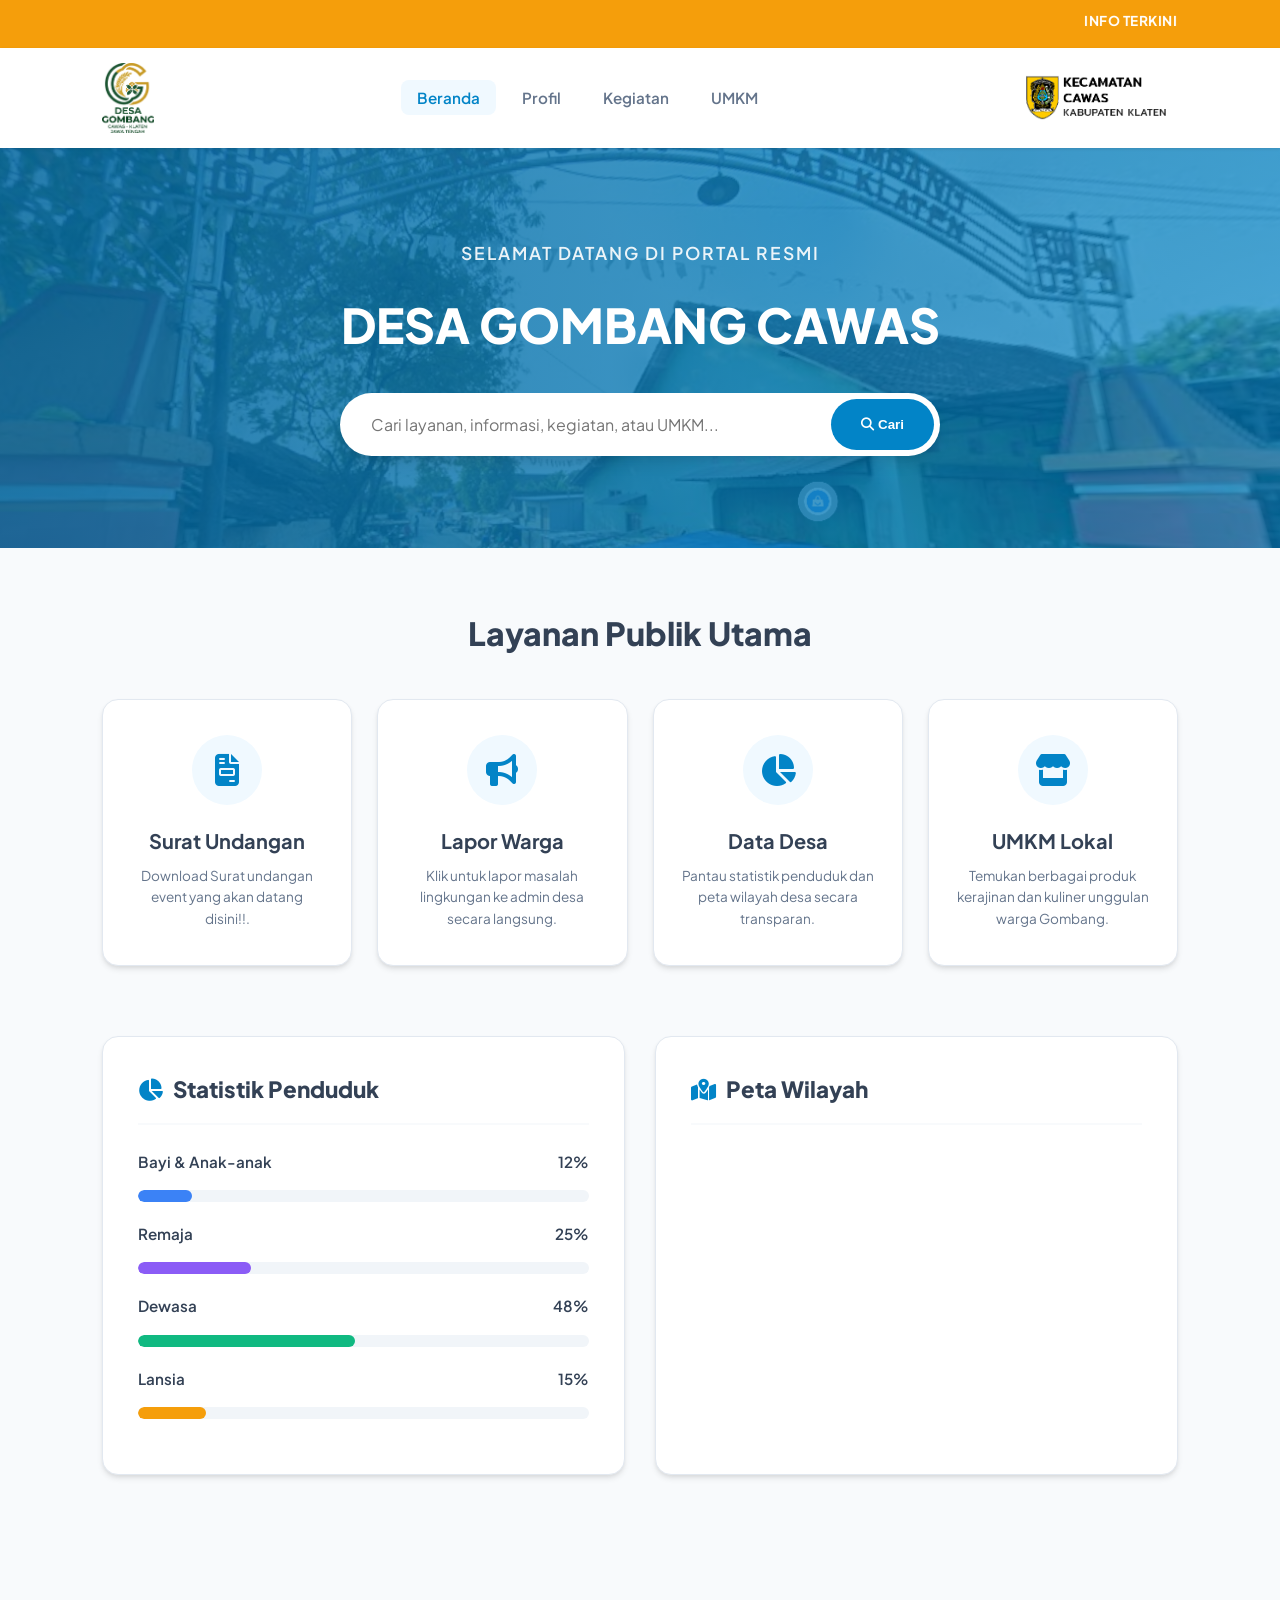
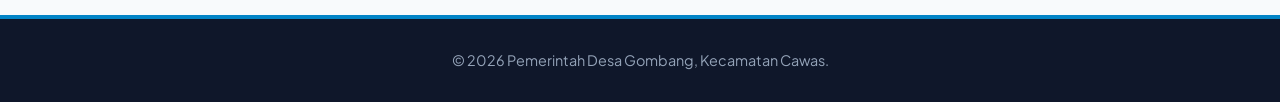
<file: index.html>
<!DOCTYPE html>
<html lang="id">
<head>
    <meta charset="UTF-8">
    <meta name="viewport" content="width=device-width, initial-scale=1.0">
    <title>Portal Resmi Desa Gombang</title>
    <link rel="stylesheet" href="style.css">
    <link rel="icon" type="images/png" href="assets/img/logo-gombang-lite.png">
    <link rel="stylesheet" href="https://cdnjs.cloudflare.com/ajax/libs/font-awesome/6.4.0/css/all.min.css">
</head>
<body>

    <div class="ticker">
        <marquee>INFO TERKINI: Desa Gombang akan mengadakan event 17 Agustus untuk mempringati hari kemerdekaan Indonesia pada tanggal 23 Agustus 2026. Dengan doorprize utama SEPEDA LISTRIK!! | Selamat datang di website resmi Desa Gombang Cawas.</marquee>
    </div>

    <nav>
        <a href="index.html" class="logo-text">
            <img src="assets/img/logo-gombang.png" alt="Logo Desa Gombang" class="logo-img">
        </a>
        <ul>
            <li><a href="index.html" class="active">Beranda</a></li>
            <li><a href="profil.html">Profil</a></li>
            <li><a href="kegiatan.html">Kegiatan</a></li>
            <li><a href="umkm.html">UMKM</a></li>
        </ul>
        <img src="assets/img/logo-cawas.png" alt="Logo Cawas" class="logo-instansi" onerror="this.style.display='none'">
    </nav>

    <header class="hero">
        <div class="hero-content">
            <p>Selamat Datang di Portal Resmi</p>
            <h1>DESA GOMBANG CAWAS</h1>
            <div class="search-container">
                <input type="text" id="searchInput" placeholder="Cari layanan, informasi, kegiatan, atau UMKM..." autocomplete="off">
                <button id="searchBtn"><i class="fa-solid fa-magnifying-glass"></i> Cari</button>
                <div id="searchResults"></div>
            </div>
        </div>
    </header>

    <div class="main-content">
        <div class="section-header">
            <h2>Layanan Publik Utama</h2>
        </div>
        
        <div class="grid-services">
    <a href="Surat/surat.pdf" download class="service-card">
        <div class="icon-wrapper"><i class="fa-solid fa-file-invoice"></i></div>
        <h4>Surat Undangan</h4>
        <p style="font-size: 0.85rem; color: #64748b; margin-top: 5px;">Download Surat undangan event yang akan datang disini!!.</p>
    </a>

    <a href="https://wa.me/6285778948765?text=Halo%20Pak,%20saya%20ingin%20melaporkan%20sesuatu%20terkait%20lingkungan%20saya." target="_blank" class="service-card">
        <div class="icon-wrapper"><i class="fa-solid fa-bullhorn"></i></div>
        <h4>Lapor Warga</h4>
        <p style="font-size: 0.85rem; color: #64748b; margin-top: 5px;">Klik untuk lapor masalah lingkungan ke admin desa secara langsung.</p>
    </a>

    <a href="#bagian-statistik" class="service-card">
        <div class="icon-wrapper"><i class="fa-solid fa-chart-pie"></i></div>
        <h4>Data Desa</h4>
        <p style="font-size: 0.85rem; color: #64748b; margin-top: 5px;">Pantau statistik penduduk dan peta wilayah desa secara transparan.</p>
    </a>

    <a href="umkm.html" class="service-card">
        <div class="icon-wrapper"><i class="fa-solid fa-store"></i></div>
        <h4>UMKM Lokal</h4>
        <p style="font-size: 0.85rem; color: #64748b; margin-top: 5px;">Temukan berbagai produk kerajinan dan kuliner unggulan warga Gombang.</p>
    </a>
</div>

        <div class="info-grid" id="bagian-statistik">
            <div class="info-card">
                <div class="card-header"><h3><i class="fa-solid fa-chart-pie"></i> Statistik Penduduk</h3></div>
                
                <div class="stat-row">
                    <span>Bayi & Anak-anak <span>12%</span></span>
                    <div class="bar-bg"><div class="bar-fill bg-bayi" style="width: 12%;"></div></div>
                </div>
                <div class="stat-row">
                    <span>Remaja <span>25%</span></span>
                    <div class="bar-bg"><div class="bar-fill bg-remaja" style="width: 25%;"></div></div>
                </div>
                <div class="stat-row">
                    <span>Dewasa <span>48%</span></span>
                    <div class="bar-bg"><div class="bar-fill bg-dewasa" style="width: 48%;"></div></div>
                </div>
                <div class="stat-row">
                    <span>Lansia <span>15%</span></span>
                    <div class="bar-bg"><div class="bar-fill bg-lansia" style="width: 15%;"></div></div>
                </div>
            </div>

            <div class="info-card map-container">
                <div class="card-header"><h3><i class="fa-solid fa-map-location-dot"></i> Peta Wilayah</h3></div>
                <iframe src="https://www.google.com/maps/embed?pb=!1m18!1m12!1m3!1d3954.912423854958!2d110.669528!3d-7.618641!2m3!1f0!2f0!3f0!3m2!1i1024!2i768!4f13.1!3m3!1m2!1s0x2e7a46d1b764c6f5%3A0x5027a76e3552d00!2sGombang%2C%20Cawas%2C%20Klaten!5e0!3m2!1sid!2sid!4v1684970000000" allowfullscreen="" loading="lazy"></iframe>
            </div>
        </div>
    </div>
    
    <footer>
        <p>© 2026 Pemerintah Desa Gombang, Kecamatan Cawas.</p>
    </footer>

    <script src="script.js"></script>
</body>
</html>
</file>
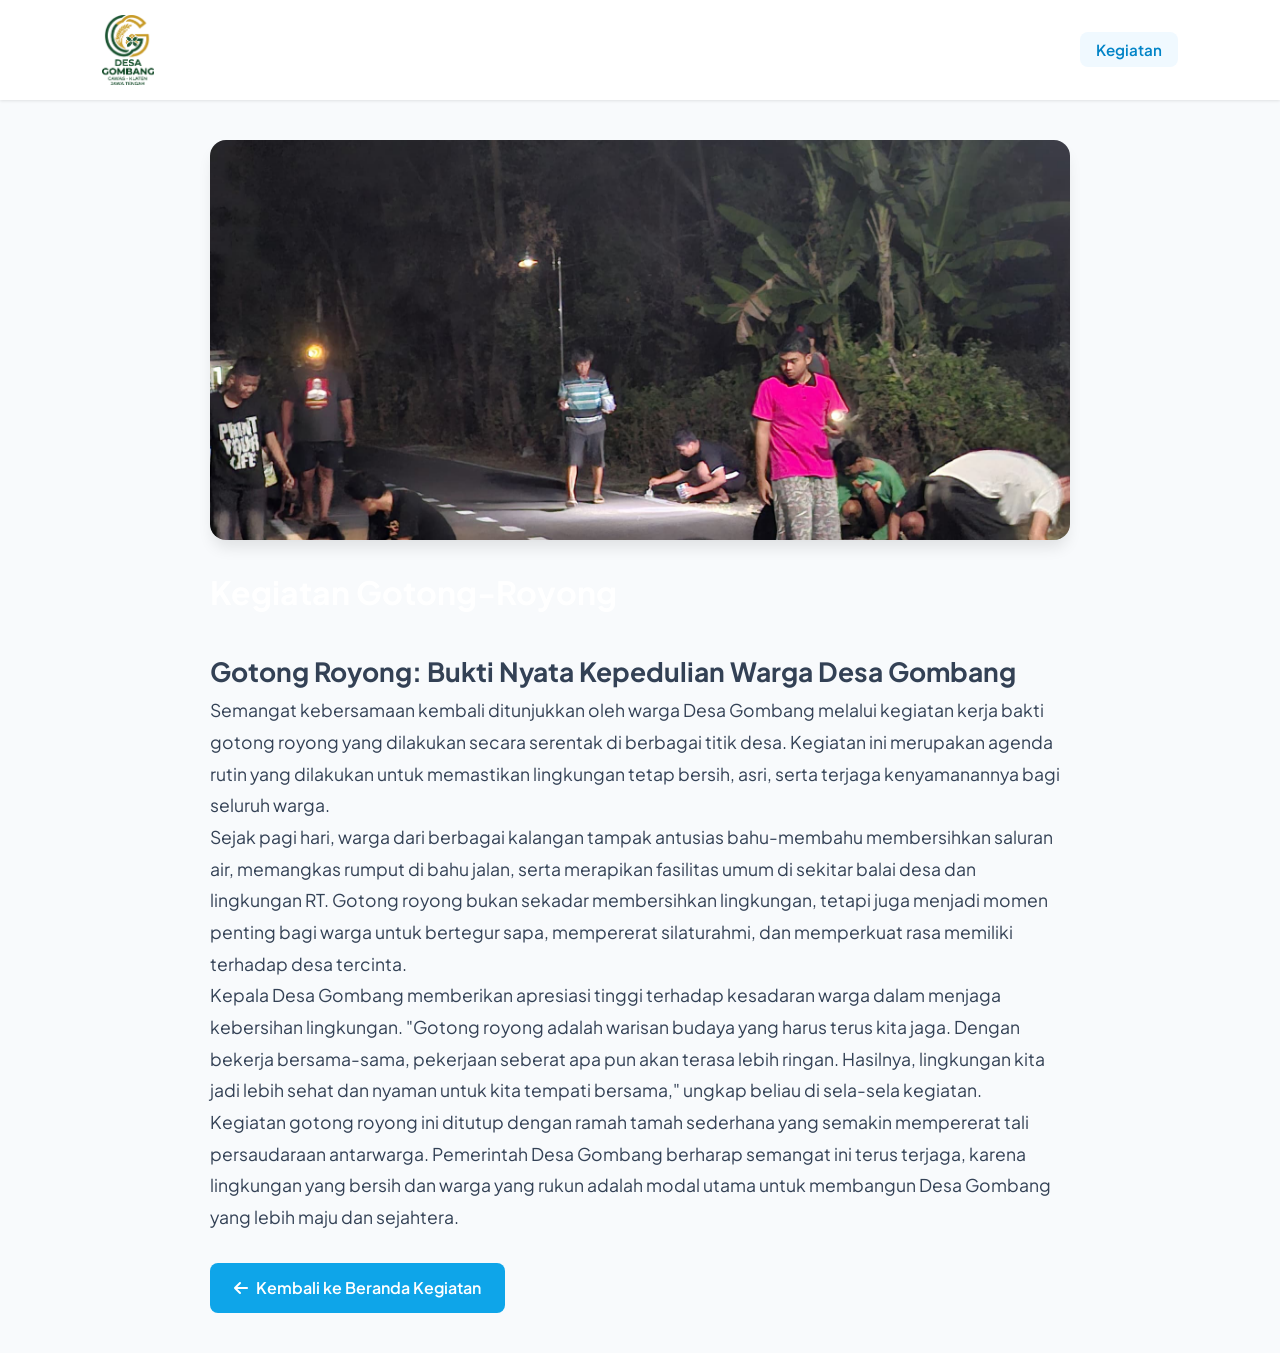
<file: gotongroyong.html>
<!DOCTYPE html>
<html lang="id">
<head>
    <meta charset="UTF-8">
    <meta name="viewport" content="width=device-width, initial-scale=1.0">
    <title>Kegiatan Gotong-Royong | Desa Gombang</title>
    <link rel="stylesheet" href="style.css">
    <link rel="stylesheet" href="https://cdnjs.cloudflare.com/ajax/libs/font-awesome/6.4.0/css/all.min.css">
</head>
<body>

   <nav>
    <a href="index.html" class="logo-text">
        <img src="assets/img/logo-gombang.png" alt="Logo Desa Gombang" class="logo-img">
    </a>
    
    <ul>
        <li><a href="kegiatan.html" class="active">Kegiatan</a></li>
    </ul>
</nav>

    <div class="page-wrapper">
        <img src="assets/img/gotong-royong.jpg" alt="Gotong Royong" class="hero-image">
        
        <h1>Kegiatan Gotong-Royong</h1>
        <div class="content-body">
    <h2>Gotong Royong: Bukti Nyata Kepedulian Warga Desa Gombang</h2>
    <p>Semangat kebersamaan kembali ditunjukkan oleh warga Desa Gombang melalui kegiatan kerja bakti gotong royong yang dilakukan secara serentak di berbagai titik desa. Kegiatan ini merupakan agenda rutin yang dilakukan untuk memastikan lingkungan tetap bersih, asri, serta terjaga kenyamanannya bagi seluruh warga.</p>

    <p>Sejak pagi hari, warga dari berbagai kalangan tampak antusias bahu-membahu membersihkan saluran air, memangkas rumput di bahu jalan, serta merapikan fasilitas umum di sekitar balai desa dan lingkungan RT. Gotong royong bukan sekadar membersihkan lingkungan, tetapi juga menjadi momen penting bagi warga untuk bertegur sapa, mempererat silaturahmi, dan memperkuat rasa memiliki terhadap desa tercinta.</p>

    <p>Kepala Desa Gombang memberikan apresiasi tinggi terhadap kesadaran warga dalam menjaga kebersihan lingkungan. "Gotong royong adalah warisan budaya yang harus terus kita jaga. Dengan bekerja bersama-sama, pekerjaan seberat apa pun akan terasa lebih ringan. Hasilnya, lingkungan kita jadi lebih sehat dan nyaman untuk kita tempati bersama," ungkap beliau di sela-sela kegiatan.</p>

    <p>Kegiatan gotong royong ini ditutup dengan ramah tamah sederhana yang semakin mempererat tali persaudaraan antarwarga. Pemerintah Desa Gombang berharap semangat ini terus terjaga, karena lingkungan yang bersih dan warga yang rukun adalah modal utama untuk membangun Desa Gombang yang lebih maju dan sejahtera.</p>
</div>
        <a href="kegiatan.html" class="back-btn">
            <i class="fa-solid fa-arrow-left"></i> Kembali ke Beranda Kegiatan
        </a>
    </div>

</body>
</html>
</file>
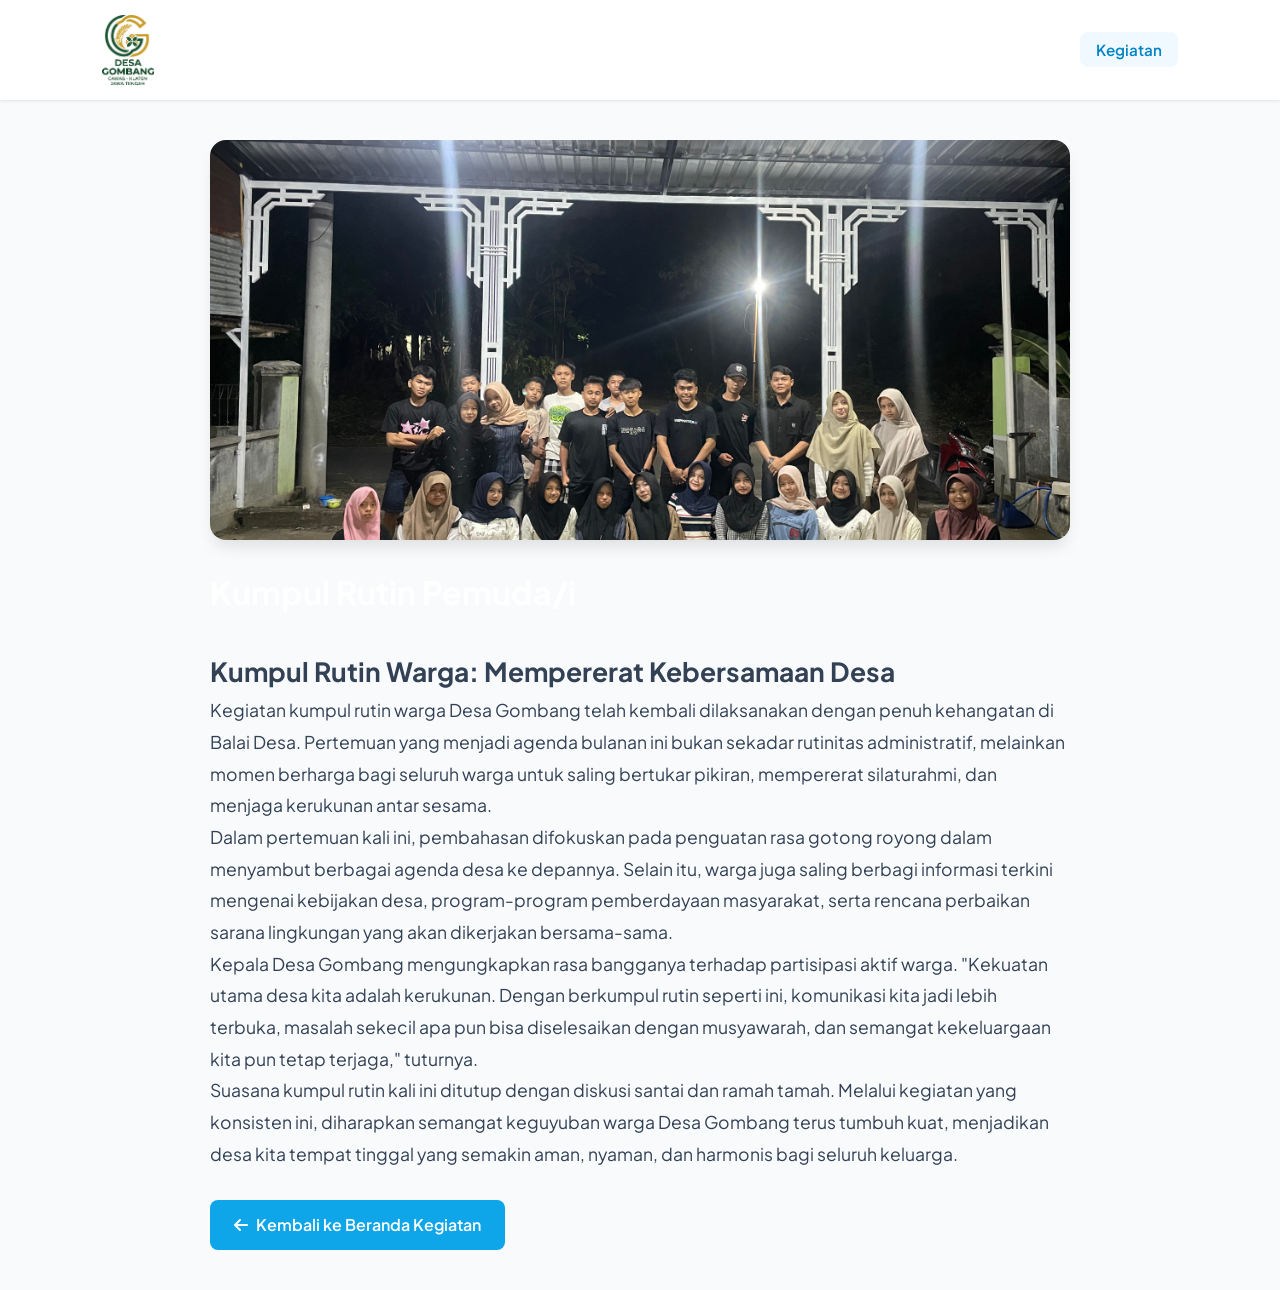
<file: kumpulrutin.html>
<!DOCTYPE html>
<html lang="id">
<head>
    <meta charset="UTF-8">
    <meta name="viewport" content="width=device-width, initial-scale=1.0">
    <title>Kumpul Rutin Pemuda/i | Desa Gombang</title>
    <link rel="stylesheet" href="style.css">
    <link rel="stylesheet" href="https://cdnjs.cloudflare.com/ajax/libs/font-awesome/6.4.0/css/all.min.css">
        
</head>
<body>

   <nav>
    <a href="index.html" class="logo-text">
        <img src="assets/img/logo-gombang.png" alt="Logo Desa Gombang" class="logo-img">
    </a>
    
    <ul>
        <li><a href="kegiatan.html" class="active">Kegiatan</a></li>
    </ul>
</nav>

    <div class="page-wrapper">
        <img src="assets/img/rapat-rutin.jpg" alt="Kumpul Rutin Pemuda/i" class="hero-image">
        
        <h1>Kumpul Rutin Pemuda/i</h1>
        <div class="content-body">
    <h2>Kumpul Rutin Warga: Mempererat Kebersamaan Desa</h2>
    <p>Kegiatan kumpul rutin warga Desa Gombang telah kembali dilaksanakan dengan penuh kehangatan di Balai Desa. Pertemuan yang menjadi agenda bulanan ini bukan sekadar rutinitas administratif, melainkan momen berharga bagi seluruh warga untuk saling bertukar pikiran, mempererat silaturahmi, dan menjaga kerukunan antar sesama.</p>

    <p>Dalam pertemuan kali ini, pembahasan difokuskan pada penguatan rasa gotong royong dalam menyambut berbagai agenda desa ke depannya. Selain itu, warga juga saling berbagi informasi terkini mengenai kebijakan desa, program-program pemberdayaan masyarakat, serta rencana perbaikan sarana lingkungan yang akan dikerjakan bersama-sama.</p>

    <p>Kepala Desa Gombang mengungkapkan rasa bangganya terhadap partisipasi aktif warga. "Kekuatan utama desa kita adalah kerukunan. Dengan berkumpul rutin seperti ini, komunikasi kita jadi lebih terbuka, masalah sekecil apa pun bisa diselesaikan dengan musyawarah, dan semangat kekeluargaan kita pun tetap terjaga," tuturnya.</p>

    <p>Suasana kumpul rutin kali ini ditutup dengan diskusi santai dan ramah tamah. Melalui kegiatan yang konsisten ini, diharapkan semangat keguyuban warga Desa Gombang terus tumbuh kuat, menjadikan desa kita tempat tinggal yang semakin aman, nyaman, dan harmonis bagi seluruh keluarga.</p>
</div>
        <a href="kegiatan.html" class="back-btn">
            <i class="fa-solid fa-arrow-left"></i> Kembali ke Beranda Kegiatan
        </a>
    </div>

</body>
</html>
</file>
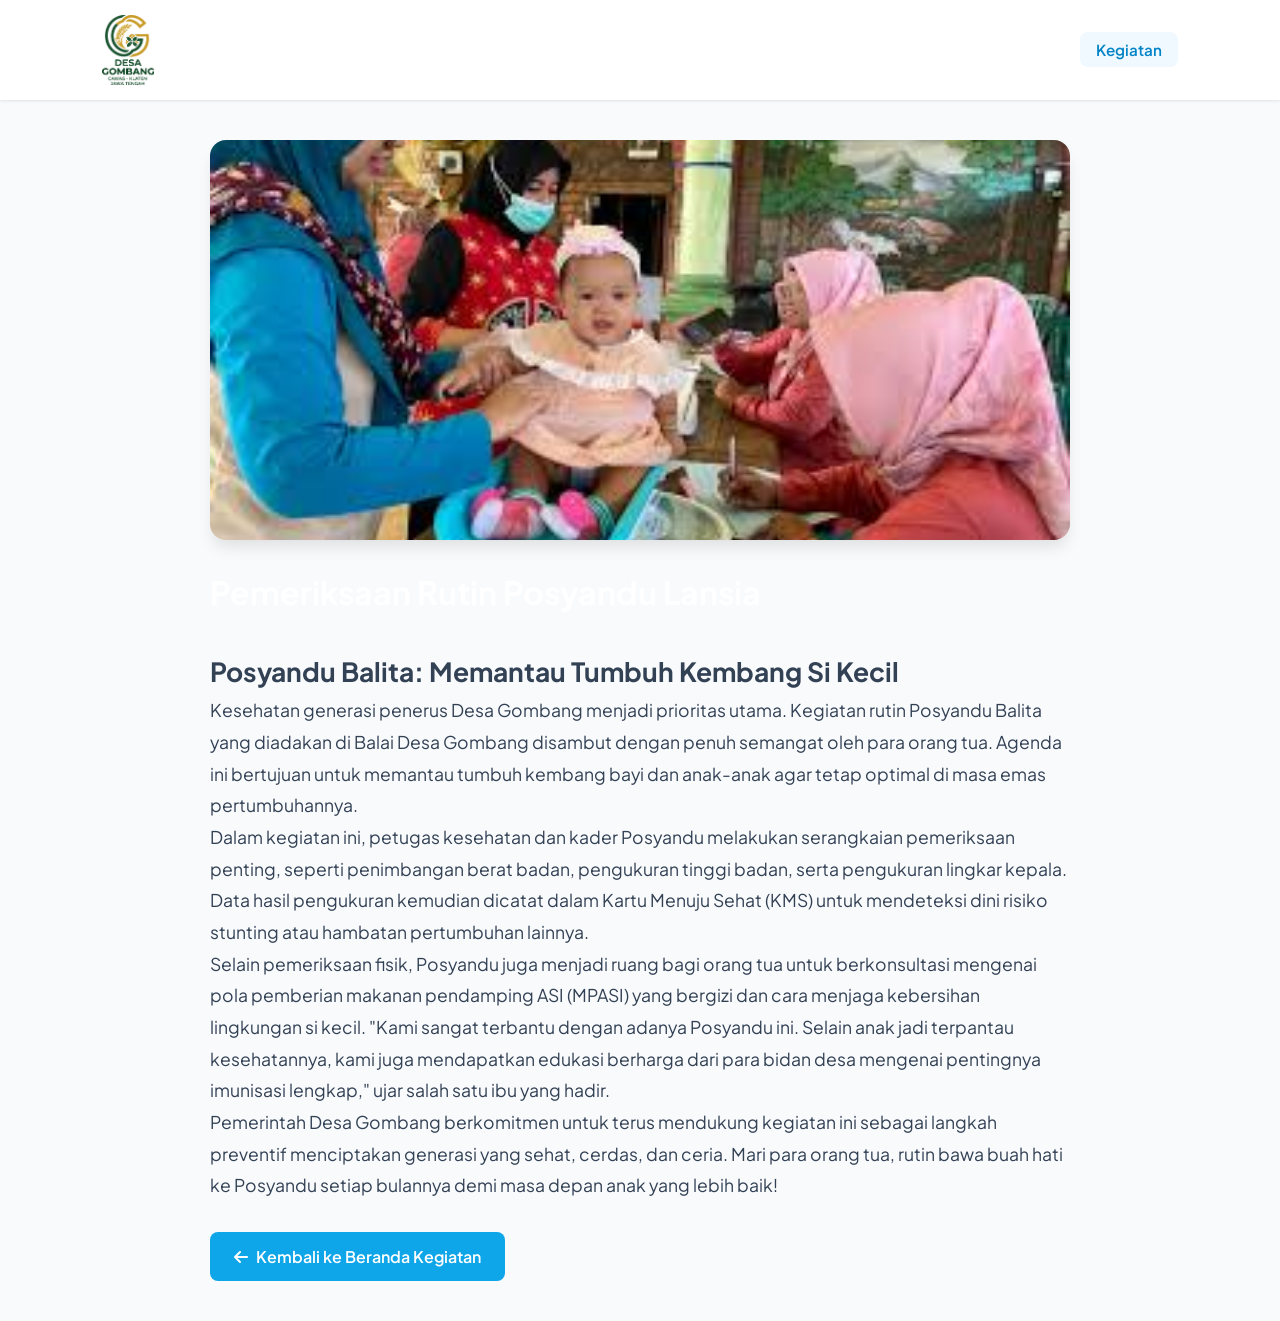
<file: posyandu.html>
<!DOCTYPE html>
<html lang="id">
<head>
    <meta charset="UTF-8">
    <meta name="viewport" content="width=device-width, initial-scale=1.0">
    <title>Pemeriksaan Rutin Posyandu | Desa Gombang</title>
    <link rel="stylesheet" href="style.css">
    <link rel="stylesheet" href="https://cdnjs.cloudflare.com/ajax/libs/font-awesome/6.4.0/css/all.min.css">
    
</head>
<body>

   <nav>
    <a href="index.html" class="logo-text">
        <img src="assets/img/logo-gombang.png" alt="Logo Desa Gombang" class="logo-img">
    </a>
    
    <ul>
        <li><a href="kegiatan.html" class="active">Kegiatan</a></li>
    </ul>
</nav>

    <div class="page-wrapper">
        <img src="assets/img/posyandu.jpg" alt="Pemeriksaan Posyandu" class="hero-image">
        
        <h1>Pemeriksaan Rutin Posyandu Lansia</h1>
        <div class="content-body">
    <h2>Posyandu Balita: Memantau Tumbuh Kembang Si Kecil</h2>
    <p>Kesehatan generasi penerus Desa Gombang menjadi prioritas utama. Kegiatan rutin Posyandu Balita yang diadakan di Balai Desa Gombang disambut dengan penuh semangat oleh para orang tua. Agenda ini bertujuan untuk memantau tumbuh kembang bayi dan anak-anak agar tetap optimal di masa emas pertumbuhannya.</p>

    <p>Dalam kegiatan ini, petugas kesehatan dan kader Posyandu melakukan serangkaian pemeriksaan penting, seperti penimbangan berat badan, pengukuran tinggi badan, serta pengukuran lingkar kepala. Data hasil pengukuran kemudian dicatat dalam Kartu Menuju Sehat (KMS) untuk mendeteksi dini risiko stunting atau hambatan pertumbuhan lainnya.</p>

    <p>Selain pemeriksaan fisik, Posyandu juga menjadi ruang bagi orang tua untuk berkonsultasi mengenai pola pemberian makanan pendamping ASI (MPASI) yang bergizi dan cara menjaga kebersihan lingkungan si kecil. "Kami sangat terbantu dengan adanya Posyandu ini. Selain anak jadi terpantau kesehatannya, kami juga mendapatkan edukasi berharga dari para bidan desa mengenai pentingnya imunisasi lengkap," ujar salah satu ibu yang hadir.</p>

    <p>Pemerintah Desa Gombang berkomitmen untuk terus mendukung kegiatan ini sebagai langkah preventif menciptakan generasi yang sehat, cerdas, dan ceria. Mari para orang tua, rutin bawa buah hati ke Posyandu setiap bulannya demi masa depan anak yang lebih baik!</p>
</div>
        <a href="kegiatan.html" class="back-btn">
            <i class="fa-solid fa-arrow-left"></i> Kembali ke Beranda Kegiatan
        </a>
    </div>

</body>
</html>
</file>
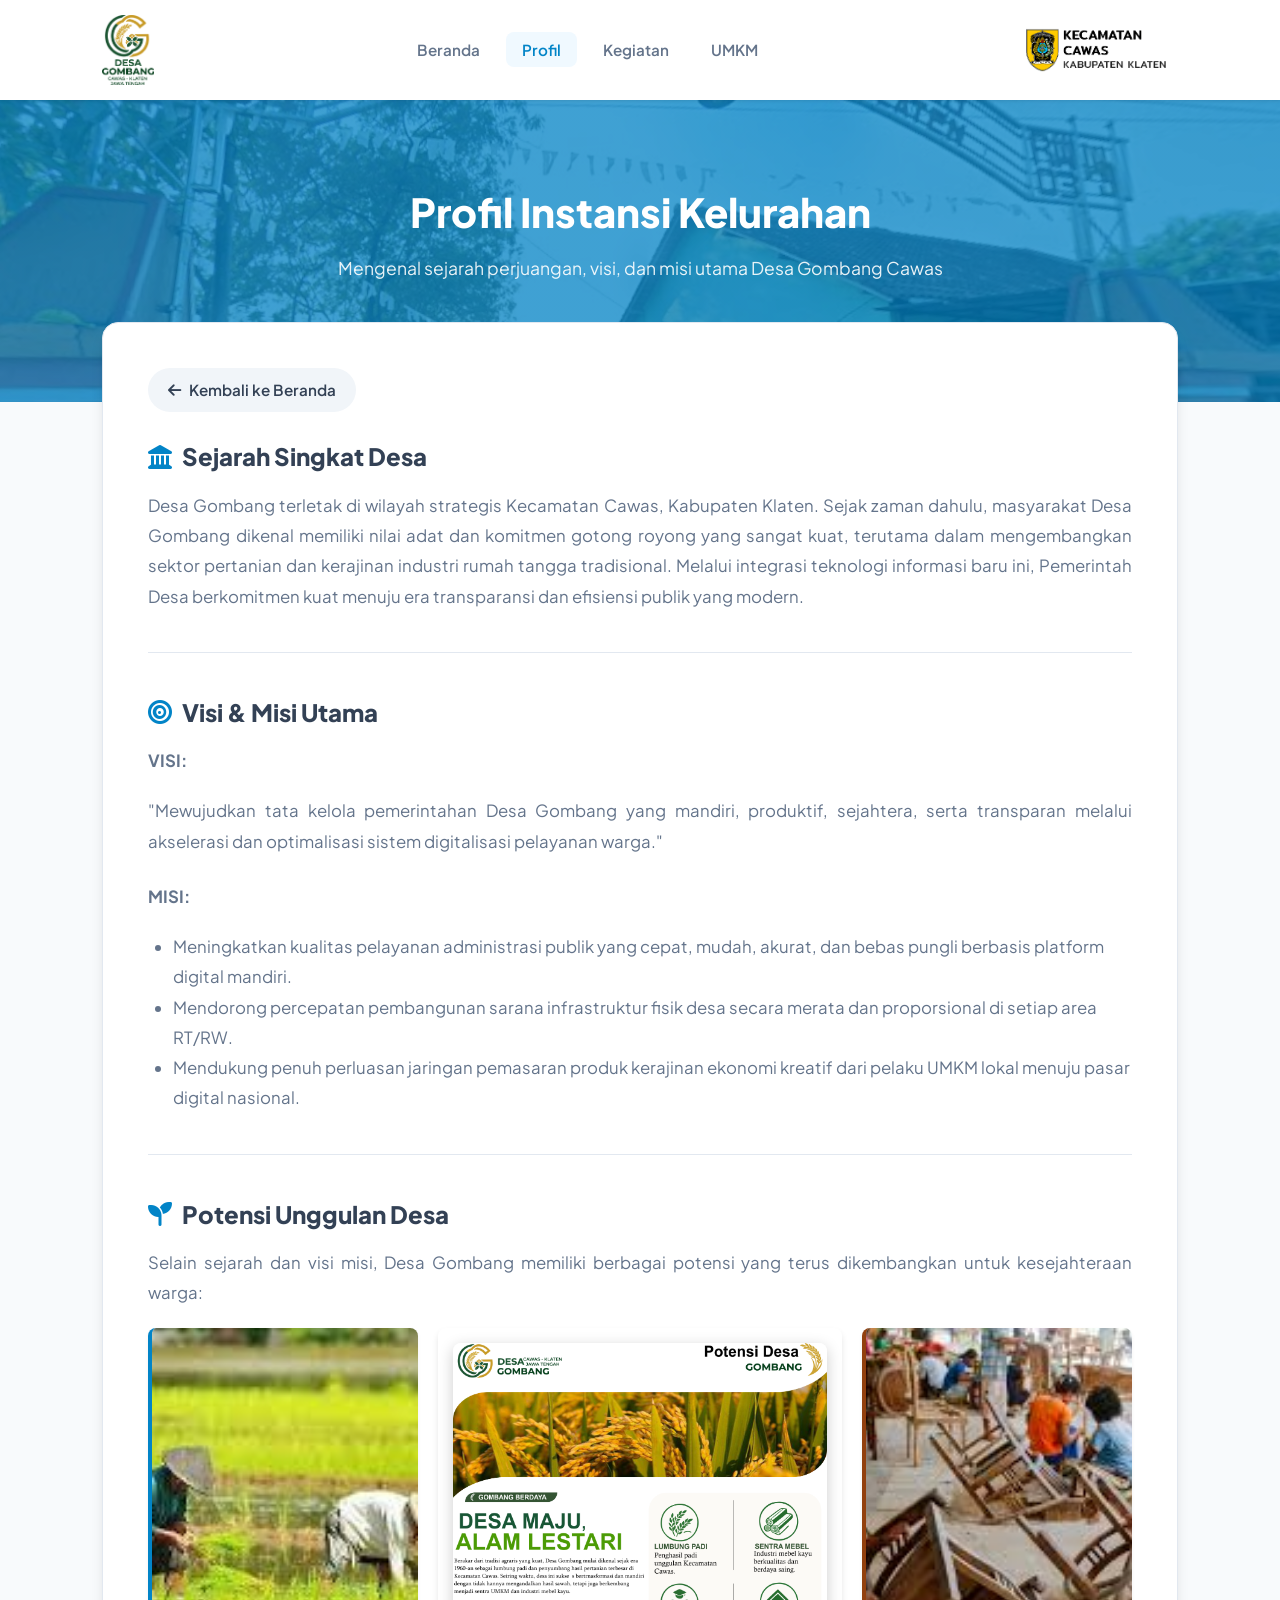
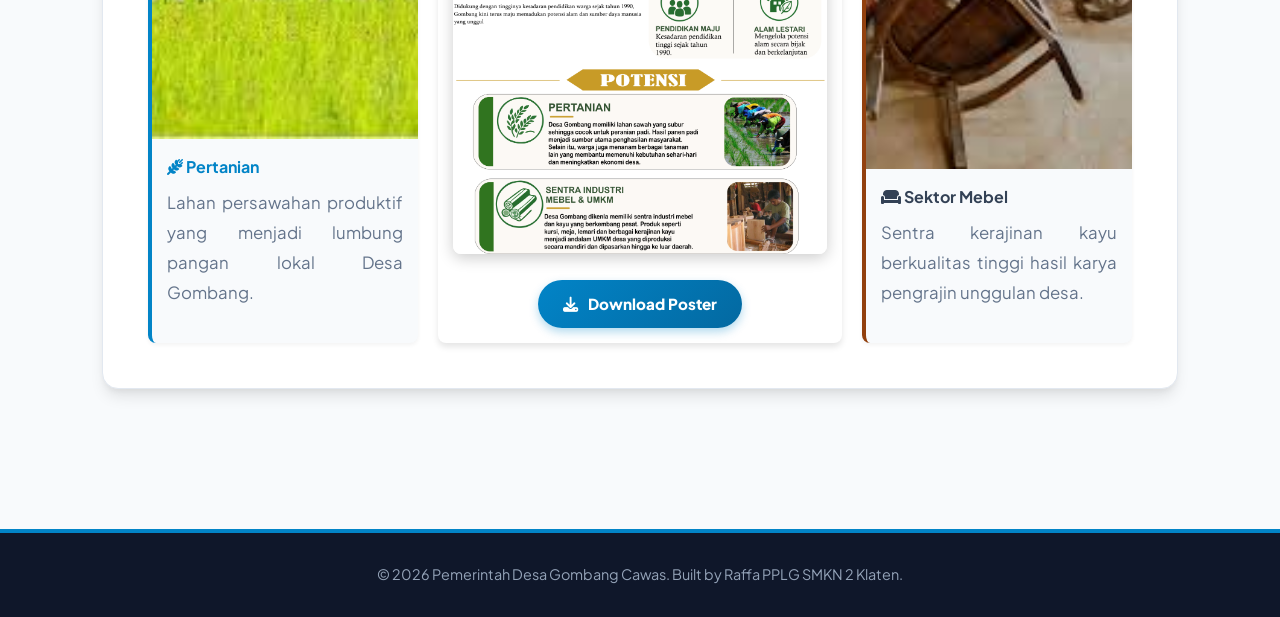
<file: profil.html>
<!DOCTYPE html>
<html lang="id">
<head>
    <meta charset="UTF-8">
    <meta name="viewport" content="width=device-width, initial-scale=1.0">
    <title>Profil Desa - Gombang Digital</title>
    <link rel="stylesheet" href="style.css">
    <link rel="icon" type="images/png" href="assets/img/logo-gombang-lite.png">
    <link rel="stylesheet" href="https://cdnjs.cloudflare.com/ajax/libs/font-awesome/6.4.0/css/all.min.css">
</head>
<body>

    <nav>
        <img src="assets/img/logo-gombang.png" alt="Logo Desa Gombang" class="logo-img">
        <ul>
            <li><a href="index.html">Beranda</a></li>
            <li><a href="profil.html" class="active">Profil</a></li>
            <li><a href="kegiatan.html">Kegiatan</a></li>
            <li><a href="umkm.html">UMKM</a></li>
        </ul>
        <img src="assets/img/logo-cawas.png" alt="Logo Cawas" class="logo-instansi" onerror="this.style.display='none'">
    </nav>

    <div class="header-internal">
        <h1>Profil Instansi Kelurahan</h1>
        <p>Mengenal sejarah perjuangan, visi, dan misi utama Desa Gombang Cawas</p>
    </div>

    <div class="main-content pt-0">
        <div class="content-box">
            
            <a href="index.html" class="btn-back">
                <i class="fa-solid fa-arrow-left"></i> Kembali ke Beranda
            </a>

            <h3><i class="fa-solid fa-landmark"></i> Sejarah Singkat Desa</h3>
            <p>Desa Gombang terletak di wilayah strategis Kecamatan Cawas, Kabupaten Klaten. Sejak zaman dahulu, masyarakat Desa Gombang dikenal memiliki nilai adat dan komitmen gotong royong yang sangat kuat, terutama dalam mengembangkan sektor pertanian dan kerajinan industri rumah tangga tradisional. Melalui integrasi teknologi informasi baru ini, Pemerintah Desa berkomitmen kuat menuju era transparansi dan efisiensi publik yang modern.</p>
            
            <hr>

            <h3><i class="fa-solid fa-bullseye"></i> Visi & Misi Utama</h3>
            <p class="visi-title">VISI:</p>
            <p>"Mewujudkan tata kelola pemerintahan Desa Gombang yang mandiri, produktif, sejahtera, serta transparan melalui akselerasi dan optimalisasi sistem digitalisasi pelayanan warga."</p>
            
            <p class="misi-title">MISI:</p>
            <ul>
                <li>Meningkatkan kualitas pelayanan administrasi publik yang cepat, mudah, akurat, dan bebas pungli berbasis platform digital mandiri.</li>
                <li>Mendorong percepatan pembangunan sarana infrastruktur fisik desa secara merata dan proporsional di setiap area RT/RW.</li>
                <li>Mendukung penuh perluasan jaringan pemasaran produk kerajinan ekonomi kreatif dari pelaku UMKM lokal menuju pasar digital nasional.</li>
            </ul>

            <hr>

            <h3><i class="fa-solid fa-seedling"></i> Potensi Unggulan Desa</h3>
            <p>Selain sejarah dan visi misi, Desa Gombang memiliki berbagai potensi yang terus dikembangkan untuk kesejahteraan warga:</p>
            
            <div class="potensi-grid">
                
                <div class="potensi-card pertanian">
                    <img src="assets/img/sektor-pertanian.jpg" alt="Sektor Pertanian">
                    <div class="potensi-body">
                        <h4 class="potensi-title text-biru"><i class="fa-solid fa-wheat-awn"></i> Pertanian</h4>
                        <p class="potensi-desc">Lahan persawahan produktif yang menjadi lumbung pangan lokal Desa Gombang.</p>
                    </div>
                </div>

                <div class="potensi-poster">
                    <img src="assets/img/poster-potensi.jpg" alt="Poster Promosi Desa">
                    <a href="assets/img/poster-potensi.jpg" download="Poster_Desa_Gombang.png" class="btn-download">
                        <i class="fa-solid fa-download"></i> Download Poster
                    </a>
                </div>

                <div class="potensi-card mebel">
                    <img src="assets/img/sektor-mebel.jpg" alt="Sektor Mebel">
                    <div class="potensi-body">
                        <h4 class="potensi-title text-coklat"><i class="fa-solid fa-couch"></i> Sektor Mebel</h4>
                        <p class="potensi-desc">Sentra kerajinan kayu berkualitas tinggi hasil karya pengrajin unggulan desa.</p>
                    </div>
                </div>

            </div>
        </div>
    </div>

    <footer>
        <div class="footer-content">
            <p>© 2026 Pemerintah Desa Gombang Cawas. Built by Raffa PPLG SMKN 2 Klaten.</p>
        </div>
    </footer>

</body>
</html>
</file>
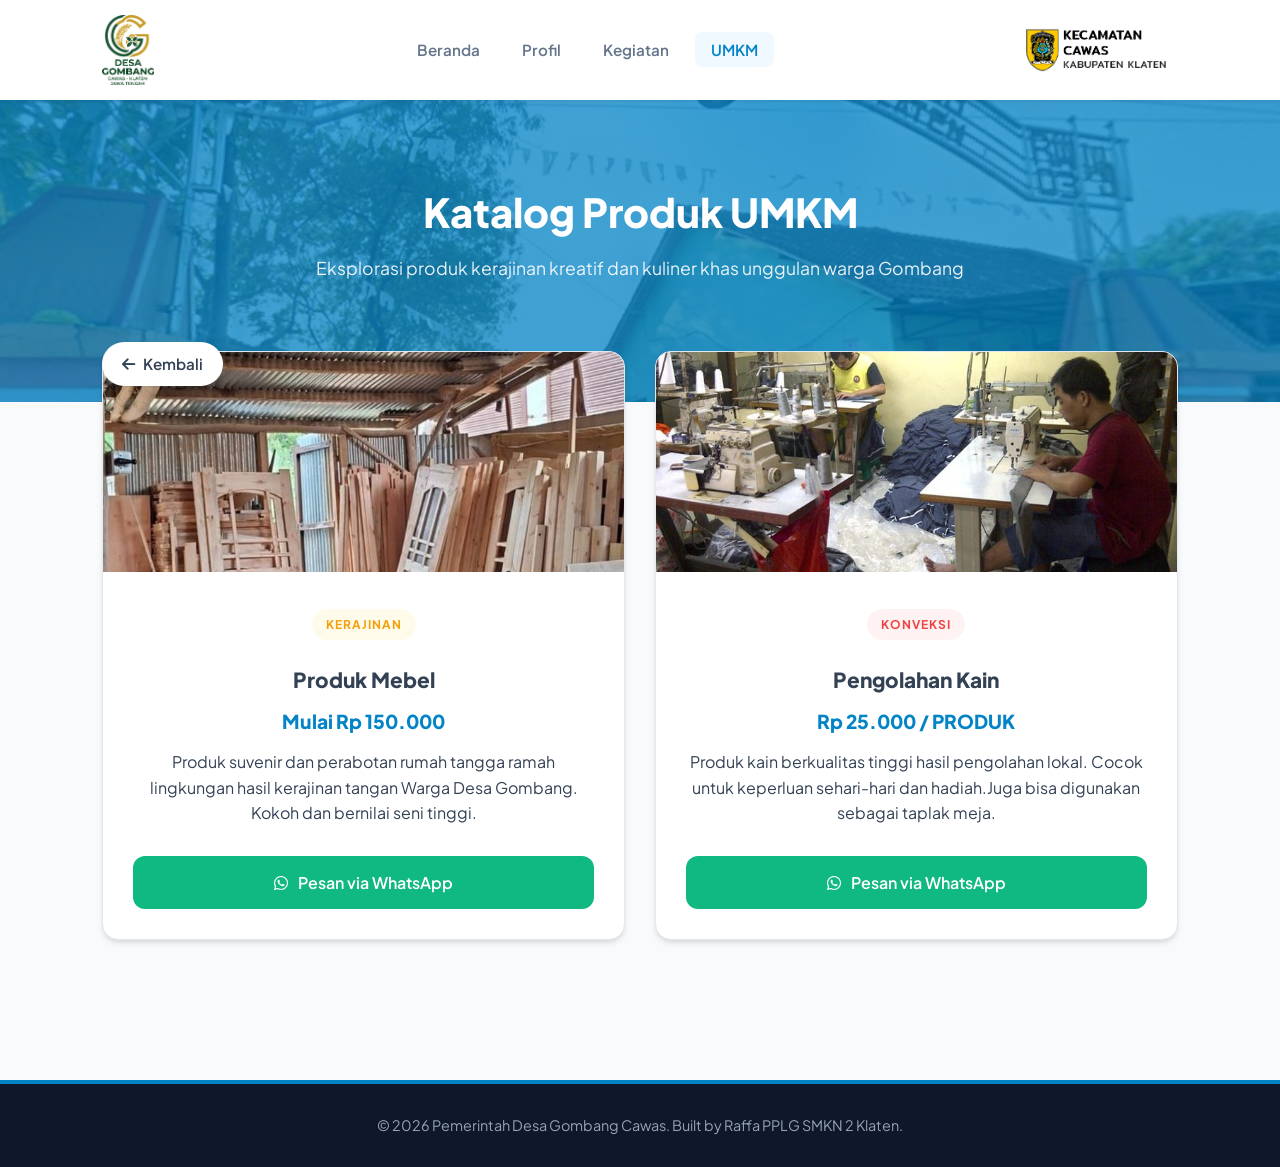
<file: umkm.html>
<!DOCTYPE html>
<html lang="id">
<head>
    <meta charset="UTF-8">
    <meta name="viewport" content="width=device-width, initial-scale=1.0">
    <title>UMKM Lokal - Gombang Digital</title>
    <link rel="stylesheet" href="style.css">
    <link rel="icon" type="images/png" href="assets/img/logo-gombang-lite.png">
    <link rel="stylesheet" href="https://cdnjs.cloudflare.com/ajax/libs/font-awesome/6.4.0/css/all.min.css">
</head>
<body>

    <nav>
        <img src="assets/img/logo-gombang.png" alt="Logo Desa Gombang" class="logo-img">
        <ul>
            <li><a href="index.html">Beranda</a></li>
            <li><a href="profil.html">Profil</a></li>
            <li><a href="kegiatan.html">Kegiatan</a></li>
            <li><a href="umkm.html" class="active">UMKM</a></li>
        </ul>
        <img src="assets/img/logo-cawas.png" alt="Logo Cawas" class="logo-instansi" onerror="this.style.display='none'">
    </nav>

    <div class="header-internal">
        <h1>Katalog Produk UMKM</h1>
        <p>Eksplorasi produk kerajinan kreatif dan kuliner khas unggulan warga Gombang</p>
    </div>

    <div class="main-content pt-0">
        <div class="umkm-back-wrapper">
            <a href="index.html" class="btn-back btn-back-surface">
                <i class="fa-solid fa-arrow-left"></i> Kembali
            </a>
        </div>
        
        <div class="news-grid news-grid-umkm">
            
            <div class="news-card">
                <img src="assets/img/produk-mebel.jpg" alt="Kerajinan Bambu">
                <div class="news-content text-center">
                    <span class="tag-badge tag-kraf">KERAJINAN</span>
                    <h3 class="umkm-title">Produk Mebel</h3>
                    <p class="umkm-price">Mulai Rp 150.000</p>
                    <p>Produk suvenir dan perabotan rumah tangga ramah lingkungan hasil kerajinan tangan Warga Desa Gombang. Kokoh dan bernilai seni tinggi.</p>
                    <a href="https://wa.me/6285778948765?text=Halo%20Admin,%20saya%20tertarik%20dengan%20Produk%20Mebel%20desa.%20Bisa%20info%20lebih%20lanjut?" target="_blank" class="btn-primary btn-wa">
            <i class="fa-brands fa-whatsapp"></i> Pesan via WhatsApp
                    </a>
                </div>
            </div>

            <div class="news-card">
                <img src="assets/img/konveksi.jpg" alt="Keripik Pisang">
                <div class="news-content text-center">
                    <span class="tag-badge tag-kuliner">Konveksi</span>
                    <h3 class="umkm-title">Pengolahan Kain</h3>
                    <p class="umkm-price">Rp 25.000 / PRODUK</p>
                    <p>Produk kain berkualitas tinggi hasil pengolahan lokal. Cocok untuk keperluan sehari-hari dan hadiah.Juga bisa digunakan sebagai taplak meja.</p>
                    <a href="https://wa.me/6285778948765?text=Halo%20Admin,%20saya%20ingin%20memesan%20Produk%20Kain%20Konveksi.%20Bisa%20pilih%20modelnya?" target="_blank" class="btn-primary btn-wa">
                        <i class="fa-brands fa-whatsapp"></i> Pesan via WhatsApp
                    </a>
                </div>
            </div>

        </div>
    </div>

    <footer>
        <div class="footer-content">
            <p>© 2026 Pemerintah Desa Gombang Cawas. Built by Raffa PPLG SMKN 2 Klaten.</p>
        </div>
    </footer>

</body>
</html>
</file>
<file: style.css>
@import url('https://fonts.googleapis.com/css2?family=Plus+Jakarta+Sans:wght@400;500;600;700;800&display=swap');

/* ==========================================================================
   1. VARIABEL WARNA & UKURAN (GANTI TEMA WEBSITE DI SINI)
   ========================================================================== */
:root {
    /* Warna Utama Website */
    --primary: #0284c7;       /* COMMAND: Biru utama (Warna dasar Tombol, Link aktif) */
    --primary-dark: #0369a1;  /* COMMAND: Biru gelap (Warna saat tombol di-hover/disentuh) */
    --accent: #f59e0b;        /* COMMAND: Oranye/Kuning (Warna untuk highlight/Running text) */
    
    /* Warna Background & Teks */
    --bg-color: #f8fafc;      /* COMMAND: Warna background dasar website (abu-abu sangat muda) */
    --surface: #ffffff;       /* COMMAND: Warna background kotak/kartu (Putih) */
    --text-main: #334155;     /* COMMAND: Warna teks utama (Hitam keabu-abuan) */
    --text-muted: #64748b;    /* COMMAND: Warna teks pendukung/sub-judul (Abu-abu) */
    --border: #e2e8f0;        /* COMMAND: Warna garis tepi / border pemisah */
    
    /* Efek Bayangan (Shadow) */
    --shadow-sm: 0 1px 3px rgba(0,0,0,0.1);                                  /* COMMAND: Bayangan tipis */
    --shadow-md: 0 4px 6px -1px rgba(0,0,0,0.1), 0 2px 4px -1px rgba(0,0,0,0.06);  /* COMMAND: Bayangan sedang */
    --shadow-lg: 0 10px 15px -3px rgba(0,0,0,0.1), 0 4px 6px -2px rgba(0,0,0,0.05); /* COMMAND: Bayangan tebal */
    
    /* Lengkungan Sudut (Border Radius) */
    --radius-lg: 16px;        /* COMMAND: Lengkungan besar (Untuk Kartu/Kotak utama) */
    --radius-md: 12px;        /* COMMAND: Lengkungan sedang (Untuk Tombol/Gambar) */
}

/* ==========================================================================
   2. PENGATURAN DASAR (RESET)
   ========================================================================== */
* { 
    margin: 0;                /* COMMAND: Menghilangkan jarak luar bawaan browser */
    padding: 0;               /* COMMAND: Menghilangkan jarak dalam bawaan browser */
    box-sizing: border-box;   /* COMMAND: Agar padding tidak merusak ukuran elemen */
}

body { 
    font-family: 'Plus Jakarta Sans', sans-serif; /* COMMAND: Ganti jenis font website di sini */
    background-color: var(--bg-color);            /* COMMAND: Mengambil warna dari :root di atas */
    color: var(--text-main); 
    line-height: 1.6; 
}

/* --- Kelas Bantuan (Utility) --- */
.pt-0 { padding-top: 0 !important; }
.mt-0 { margin-top: 0 !important; }
.text-center { text-align: center; }

/* ==========================================================================
   3. KOMPONEN HEADER & NAVBAR
   ========================================================================== */
/* Pengaturan Running Text (Info Terkini) */
.ticker {
    background: var(--accent); /* COMMAND: Ubah 'var(--accent)' misal jadi '#ff0000' untuk ganti warna tiker */
    color: #fff;               /* COMMAND: Warna teks di dalam running text */
    padding: 10px 8%;
    font-size: 0.85rem;
    font-weight: 700;
    letter-spacing: 0.5px;
}

/* Pengaturan Navigasi Atas (Menu) */
nav { 
    background: var(--surface); 
    padding: 15px 8%;          /* COMMAND: Ubah angka ini jika navbar terasa terlalu tebal/tipis */
    display: flex; 
    justify-content: space-between; 
    align-items: center; 
    box-shadow: var(--shadow-sm);
    position: sticky;          /* Bikin navbar nempel di atas pas di-scroll */
    top: 0; 
    z-index: 1000;             /* COMMAND: Pastikan posisi menu selalu di lapisan paling atas */
}

/* Ukuran Logo Website */
.logo-img { height: 70px; width: auto; display: block; }       /* COMMAND: Ganti angka 70px jika logo kebesaran/kekecilan */
.logo-img-sm { height: 65px; width: auto; display: block; }
.logo-instansi { height: 45px; object-fit: contain; }          /* COMMAND: Ukuran logo kedua (seperti logo pemkab/kecamatan) */

/* Pengaturan Menu Link (Beranda, Profil, dll) */
nav ul { 
    display: flex; 
    list-style: none; 
    gap: 10px;                 /* COMMAND: Jarak antar menu di navbar */
    align-items: center; 
}
nav ul li a { 
    color: var(--text-muted); 
    text-decoration: none; 
    font-weight: 600; 
    font-size: 0.95rem;        /* COMMAND: Ukuran huruf menu navigasi */
    padding: 8px 16px;
    border-radius: 8px;
    transition: all 0.3s ease;
}

/* Warna menu saat kursor diarahkan (Hover) & saat aktif */
nav ul li a:hover, nav ul li a.active { 
    color: var(--primary);     /* COMMAND: Warna teks menu saat aktif/di-hover */
    background: #f0f9ff;       /* COMMAND: Warna blok background menu saat di-hover */
}

/* ==========================================================================
   4. HERO SECTION (BANNER GAMBAR BESAR)
   ========================================================================== */
.hero { 
    /* COMMAND: Ganti nama file 'banner.jpg' dengan nama foto desa Anda di folder assets/img/ */
    background: linear-gradient(to right, rgba(3, 105, 161, 0.85), rgba(2, 132, 199, 0.7)), url('assets/img/banner.jpg'); 
    background-size: cover; 
    background-position: center; 
    height: 400px;             /* COMMAND: Tinggi area banner utama */
    display: flex; 
    justify-content: center; 
    align-items: center; 
    padding: 0 20px; 
}

.hero-content {
    text-align: center;
    color: var(--surface);
    max-width: 800px;
    width: 100%;
}

.hero p { 
    font-size: 1.1rem; 
    font-weight: 600; 
    letter-spacing: 2px; 
    text-transform: uppercase; 
    margin-bottom: 10px; 
    opacity: 0.9;
}

.hero h1 { 
    font-size: 3rem;           /* COMMAND: Ukuran teks judul besar (DESA GOMBANG) */
    font-weight: 800; 
    margin-bottom: 30px;  
}

/* ==========================================================================
   5. FITUR PENCARIAN (SEARCH BAR)
   ========================================================================== */
.search-container { 
    display: flex; 
    background: var(--surface); 
    border-radius: 50px;       /* COMMAND: Membuat sudut kotak pencarian membulat */
    padding: 6px; 
    box-shadow: var(--shadow-lg); 
    position: relative; 
    max-width: 600px;          /* COMMAND: Lebar maksimal kotak pencarian */
    margin: 0 auto;
}

.search-container input { 
    flex: 1; 
    border: none; 
    padding: 15px 25px; 
    border-radius: 50px; 
    outline: none; 
    font-size: 1rem; 
    font-family: inherit; 
    color: var(--text-main);
}

.search-container button { 
    background: var(--primary); 
    color: var(--surface); 
    border: none; 
    padding: 0 30px; 
    border-radius: 50px; 
    font-weight: 700; 
    cursor: pointer; 
    transition: 0.3s; 
}

.search-container button:hover { 
    background: var(--primary-dark); /* COMMAND: Warna tombol cari saat disentuh/hover */
}

/* Dropdown Hasil Pencarian */
#searchResults {
    position: absolute; 
    top: calc(100% + 15px); 
    left: 0; 
    right: 0; 
    background: var(--surface); 
    border-radius: var(--radius-md); 
    box-shadow: var(--shadow-lg); 
    max-height: 300px;         /* COMMAND: Tinggi maksimal kotak hasil cari (bisa di-scroll) */
    overflow-y: auto; 
    z-index: 1001; 
    text-align: left; 
    border: 1px solid var(--border); 
    display: none;
}

.search-result-item { 
    display: block; 
    padding: 14px 25px; 
    color: var(--text-main); 
    text-decoration: none; 
    border-bottom: 1px solid var(--border); 
    transition: all 0.2s ease; 
    font-weight: 600; 
    font-size: 0.95rem; 
}

.search-result-item:last-child { border-bottom: none; }

.search-result-item:hover { 
    background: #f0f9ff; 
    color: var(--primary); 
    padding-left: 32px; 
}

.search-no-result { 
    padding: 20px; 
    color: #ef4444;            /* COMMAND: Warna teks saat hasil pencarian tidak ditemukan (Merah) */
    text-align: center; 
    font-weight: 700; 
    font-size: 0.95rem; 
    background: #fef2f2; 
    border-radius: var(--radius-md); 
}

/* Custom Scrollbar untuk Pencarian */
#searchResults::-webkit-scrollbar { width: 8px; }
#searchResults::-webkit-scrollbar-track { background: #f1f5f9; border-radius: 0 12px 12px 0; }
#searchResults::-webkit-scrollbar-thumb { background: #cbd5e1; border-radius: 10px; } /* COMMAND: Ganti warna abu scrollbar di sini */

/* ==========================================================================
   6. KONTEN UTAMA & KARTU LAYANAN (BERANDA)
   ========================================================================== */
.main-content { 
    padding: 60px 8%; 
    max-width: 1400px; 
    margin: 0 auto; 
}

.section-header { text-align: center; margin-bottom: 40px; }
.section-header h2 { font-size: 2rem; color: var(--text-main); font-weight: 800; margin-bottom: 10px; }
.section-header p { color: var(--text-muted); font-size: 1.05rem; }

/* Grid 4 Kolom Layanan (Surat, Lapor Warga, dll) */
.grid-services { 
    display: grid; 
    grid-template-columns: repeat(auto-fit, minmax(240px, 1fr)); /* COMMAND: Ganti 240px untuk melebarkan/menyempitkan kartu */
    gap: 25px; 
    margin-bottom: 70px; 
}

.service-card { 
    background: var(--surface); 
    padding: 35px 25px; 
    border-radius: var(--radius-lg); 
    text-align: center; 
    box-shadow: var(--shadow-md); 
    border: 1px solid var(--border); 
    transition: all 0.3s ease; 
    text-decoration: none; 
    color: var(--text-main); 
}

.service-card:hover { 
    transform: translateY(-8px); /* COMMAND: Efek kartu melayang naik saat kursor menempel */
    box-shadow: var(--shadow-lg); 
    border-color: var(--primary); 
}

.icon-wrapper { 
    width: 70px; 
    height: 70px; 
    background: #f0f9ff;       /* COMMAND: Warna bulat di belakang icon (biru sangat pudar) */
    border-radius: 50%; 
    display: flex; 
    justify-content: center; 
    align-items: center; 
    margin: 0 auto 20px auto; 
    transition: all 0.3s ease; 
}

.service-card i { font-size: 2rem; color: var(--primary); }
.service-card:hover .icon-wrapper { background: var(--primary); }
.service-card:hover i { color: var(--surface); }
.service-card h4 { font-size: 1.25rem; font-weight: 700; margin-bottom: 8px; }

/* ==========================================================================
   7. STATISTIK DESA & GOOGLE MAPS
   ========================================================================== */
.info-grid { 
    display: grid; 
    grid-template-columns: 1fr 1fr; /* COMMAND: Membagi area statistik dan map menjadi 2 kolom (Kiri Kanan) */
    gap: 30px; 
}

.info-card { 
    background: var(--surface); 
    padding: 35px; 
    border-radius: var(--radius-lg); 
    box-shadow: var(--shadow-md); 
    border: 1px solid var(--border); 
}

.card-header { 
    border-bottom: 2px solid var(--bg-color); 
    padding-bottom: 15px; 
    margin-bottom: 25px; 
}

.card-header h3 { 
    font-size: 1.4rem; 
    font-weight: 800; 
    color: var(--text-main); 
    display: flex; 
    align-items: center; 
    gap: 10px; 
}

.card-header h3 i { color: var(--primary); }

/* Progress Bar Statistik */
.stat-row { margin-bottom: 20px; }
.stat-row span { 
    display: flex; 
    justify-content: space-between; 
    font-weight: 600; 
    margin-bottom: 8px; 
    font-size: 0.95rem; 
}

.bar-bg { 
    background: #f1f5f9; 
    border-radius: 10px; 
    height: 12px;              /* COMMAND: Ketebalan bar statistik */
    width: 100%; 
    overflow: hidden; 
}

.bar-fill { 
    height: 100%; 
    border-radius: 10px; 
    transition: width 1s ease-in-out; 
}

/* Warna-warni bar statistik */
.bg-bayi { background: #3b82f6; }   /* COMMAND: Warna bar bayi (Biru) */
.bg-remaja { background: #8b5cf6; } /* COMMAND: Warna bar remaja (Ungu) */
.bg-dewasa { background: #10b981; } /* COMMAND: Warna bar dewasa (Hijau) */
.bg-lansia { background: #f59e0b; } /* COMMAND: Warna bar lansia (Oranye) */

/* Kontainer Maps */
.map-container iframe { 
    width: 100%; 
    height: 280px;             /* COMMAND: Ketinggian peta Google Maps */
    border-radius: var(--radius-md); 
    border: none; 
}

/* ==========================================================================
   8. TOMBOL (BUTTONS)
   ========================================================================== */
.btn-primary { 
    display: flex; 
    align-items: center; 
    justify-content: center; 
    gap: 10px; 
    background: var(--primary); 
    color: var(--surface); 
    padding: 14px 20px; 
    border-radius: var(--radius-md); 
    text-decoration: none; 
    font-weight: 600; 
    margin-top: 30px; 
    transition: 0.3s; 
    border: none; 
    cursor: pointer; 
    width: 100%; 
}
.btn-primary:hover { background: var(--primary-dark); box-shadow: var(--shadow-md); }

.btn-wa { background: #10b981; } /* COMMAND: Warna Hijau khusus tombol WhatsApp */
.btn-wa:hover { background: #059669; }

.btn-back { 
    display: inline-flex; 
    align-items: center; 
    gap: 8px; 
    background: #f1f5f9; 
    color: var(--text-main); 
    padding: 10px 20px; 
    border-radius: 50px; 
    text-decoration: none; 
    font-weight: 600; 
    font-size: 0.95rem; 
    transition: 0.3s; 
    margin-bottom: 25px; 
}
.btn-back:hover { background: var(--border); color: var(--primary); }
.btn-back-surface { background: var(--surface); box-shadow: var(--shadow-sm); }

/* ==========================================================================
   9. HALAMAN PROFIL, KEGIATAN & UMKM
   ========================================================================== */
/* Banner Header Khusus Halaman Internal */
.header-internal { 
    /* COMMAND: Ganti 'assets/img/banner.jpg' di sini juga jika banner dalam mau diubah */
    background: linear-gradient(rgba(2, 132, 199, 0.75), rgba(2, 132, 199, 0.75)), url('assets/img/banner.jpg') center/cover; 
    padding: 60px 8% 120px 8%; 
    text-align: center; 
    color: var(--surface); 
}
.header-internal h1 { font-size: 2.5rem; font-weight: 800; margin-bottom: 10px; }
.header-internal p { font-size: 1.1rem; opacity: 0.9; }

/* Kotak Konten Utama yang Elegan (Profil) */
.content-box { 
    background: var(--surface); 
    padding: 45px; 
    border-radius: var(--radius-lg); 
    box-shadow: var(--shadow-lg); 
    margin-top: -80px;         /* COMMAND: Membuat efek kotak konten menumpuk di atas banner */
    position: relative; 
    z-index: 10; 
    border: 1px solid var(--border); 
}
.content-box h3 { color: var(--text-main); font-size: 1.5rem; font-weight: 800; margin-bottom: 15px; display: flex; align-items: center; gap: 10px; }
.content-box h3 i { color: var(--primary); }
.content-box p { color: var(--text-muted); font-size: 1.05rem; line-height: 1.8; text-align: justify; margin-bottom: 20px; }
.content-box ul { margin-left: 25px; margin-bottom: 30px; color: var(--text-muted); font-size: 1.05rem; line-height: 1.8; }
.content-box hr { border: 0; border-top: 1px solid var(--border); margin: 40px 0; }

.visi-title { font-weight: 700; color: var(--text-main); margin-bottom: 5px; }
.misi-title { font-weight: 700; color: var(--text-main); margin-top: 25px; margin-bottom: 5px; }

/* Grid Potensi Desa (Kiri-Tengah-Kanan) */
.potensi-grid { 
    display: grid; 
    grid-template-columns: 1fr 1.5fr 1fr; /* COMMAND: Atur proporsi lebar (kiri-tengah-kanan) di sini */
    gap: 20px; 
    margin-top: 20px; 
    align-items: start; 
}

.potensi-card { 
    background: #f8fafc; 
    border-radius: 8px; 
    overflow: hidden; 
    box-shadow: 0 2px 4px rgba(0,0,0,0.05); 
    display: flex; 
    flex-direction: column; 
}
.potensi-card.pertanian { border-left: 4px solid #0284c7;  height: 100%; } /* COMMAND: Warna list card Pertanian */
.potensi-card.mebel { border-left: 4px solid #92400e; height: 100%; }      /* COMMAND: Warna list card Mebel */

/* INI YANG BIKIN GAMBAR NGGAK MELAR */
.potensi-card img { width: 100%; height: 100%; object-fit: cover; }       /* COMMAND: Jangan diubah agar foto tetap proporsional */

.potensi-body { padding: 15px; flex-grow: 1; }
.potensi-title { margin: 0 0 8px 0; }
.potensi-title.biru { color: #0284c7; }
.potensi-title.coklat { color: #92400e; }
.potensi-desc { font-size: 0.9rem; margin: 0; color: #64748b; line-height: 1.5; }

/* Bagian Poster Promosi */
.potensi-poster { 
    text-align: center; 
    background: white; 
    padding: 15px; 
    border-radius: 8px; 
    box-shadow: 0 4px 6px rgba(0,0,0,0.1); 
}
.potensi-poster img { width: 100%; border-radius: 8px; box-shadow: 0 4px 15px rgba(0,0,0,0.2); }

/* INI TAMPILAN TOMBOL DOWNLOAD BARU YANG ELEGAN */
.btn-download { 
    display: inline-flex; 
    align-items: center; 
    justify-content: center; 
    gap: 10px; 
    background: linear-gradient(135deg, #0284c7, #0369a1); /* COMMAND: Gradient biru untuk tombol download */
    color: white; 
    text-decoration: none; 
    padding: 12px 25px; 
    border-radius: 50px; 
    font-weight: 800; 
    font-size: 0.95rem; 
    margin-top: 20px; 
    transition: all 0.3s ease; 
    border: none; 
    box-shadow: 0 4px 10px rgba(2, 132, 199, 0.3); 
}

.btn-download:hover { 
    transform: translateY(-4px); 
    box-shadow: 0 6px 15px rgba(2, 132, 199, 0.5); 
    background: linear-gradient(135deg, #0369a1, #075985); 
}

/* --- Halaman Kegiatan & Berita --- */
.hero-kegiatan { 
    min-height: 350px; 
    display: flex; 
    justify-content: center; 
    align-items: center; 
    text-align: center; 
    background: linear-gradient(rgba(2, 132, 199, 0.75), rgba(2, 132, 199, 0.75)), url('assets/img/banner.jpg') center/cover; 
}
.hero-kegiatan h1 { font-size: 3.5rem; margin-bottom: 15px; font-weight: bold; color: white;}
.hero-kegiatan p { font-size: 1.1rem; text-transform: uppercase; letter-spacing: 1px; color: white;}

.kegiatan-wrapper { max-width: 1100px; margin: 0 auto; padding: 40px 20px; }
.btn-back-alt { 
    display: inline-flex; 
    align-items: center; 
    gap: 8px; 
    margin-bottom: 25px; 
    color: #1e293b; 
    text-decoration: none; 
    font-weight: bold; 
    font-size: 0.95rem; 
    padding: 10px 20px; 
    background: #fff; 
    border-radius: 8px; 
    border: 1px solid #e2e8f0; 
    box-shadow: 0 2px 4px rgba(0,0,0,0.05); 
}
.btn-back-alt:hover { color: var(--primary); border-color: var(--primary); }

.kegiatan-grid { display: grid; grid-template-columns: 1fr 1fr; gap: 30px; } /* COMMAND: Ganti jadi '1fr 1fr 1fr' jika ingin 3 kolom */
.kegiatan-card { background: #fff; border-radius: 12px; overflow: hidden; box-shadow: 0 4px 10px rgba(0,0,0,0.05); border: 1px solid #e2e8f0; }
.kegiatan-card img { width: 100%; height: 250px; object-fit: cover; }       /* COMMAND: Tinggi gambar cover kegiatan */
.kegiatan-body { padding: 25px; }
.kegiatan-title { margin: 0 0 10px; font-size: 1.4rem; color: #1e293b; }
.kegiatan-desc { color: #64748b; font-size: 0.95rem; line-height: 1.6; margin-bottom: 20px; }

/* Pengaturan Label Tag Kategori (Berita/UMKM) */
.tag-badge { 
    display: inline-block; 
    padding: 6px 14px; 
    border-radius: 20px; 
    font-size: 0.75rem; 
    font-weight: bold; 
    letter-spacing: 1px; 
    margin-bottom: 15px; 
    text-transform: uppercase; 
}
/* COMMAND: Pengaturan warna latar & teks untuk tiap label kategori */
.tag-pembangunan { background: #e0f2fe; color: #0284c7; }
.tag-kesehatan { background: #dcfce7; color: #16a34a; }
.tag-pendidikan { background: #fef3c7; color: #d97706; }
.tag-ekonomi { background: #fce7f3; color: #db2777; }
.tag-kraf { background: #fffbeb; color: #f59e0b; }
.tag-kuliner { background: #fef2f2; color: #ef4444; }

.kegiatan-link { font-weight: bold; text-decoration: none; font-size: 0.9rem; }
.text-biru { color: #0284c7; }
.text-hijau { color: #16a34a; }
.text-oranye { color: #d97706; }
.text-pink { color: #db2777; }

/* --- Halaman Produk UMKM --- */
.umkm-back-wrapper { text-align: left; margin-top: -60px; margin-bottom: 20px; position: relative; z-index: 20; }
.news-grid { 
    display: grid; 
    grid-template-columns: repeat(auto-fit, minmax(320px, 1fr)); /* COMMAND: Lebar minimal kartu produk UMKM 320px */
    gap: 30px; 
    margin-top: -80px; 
    position: relative; 
    z-index: 10; 
}
.news-card { 
    background: var(--surface); 
    border-radius: var(--radius-lg); 
    overflow: hidden; 
    box-shadow: var(--shadow-md); 
    border: 1px solid var(--border); 
    transition: all 0.3s ease; 
}
.news-card:hover { transform: translateY(-5px); box-shadow: var(--shadow-lg); border-color: var(--primary); }
.news-card img { width: 100%; height: 220px; object-fit: cover; }
.news-content { padding: 30px; }
.umkm-title { margin-top: 10px; margin-bottom: 12px; font-size: 1.3rem; font-weight: 800; color: var(--text-main); line-height: 1.4;}
.umkm-price { color: var(--primary); font-weight: 800; font-size: 1.2rem; margin-bottom: 12px; } /* COMMAND: Warna harga produk */

/* ==========================================================================
   10. FOOTER (BAGIAN BAWAH WEBSITE)
   ========================================================================== */
footer { 
    background: #0f172a;       /* COMMAND: Warna background footer (Biru Dongker) */
    color: #94a3b8;            /* COMMAND: Warna teks di dalam footer */
    text-align: center; 
    padding: 30px 20px; 
    margin-top: 80px; 
    font-size: 0.9rem; 
    border-top: 4px solid var(--primary); /* COMMAND: Garis batas atas footer */
}

/* ==========================================================================
   11. PENGATURAN RESPONSIVE (UNTUK TAMPILAN HP/MOBILE)
   ========================================================================== */
/* COMMAND: Bagian ini akan aktif jika dibuka di layar lebih kecil dari 850px (HP/Tablet) */
@media (max-width: 850px) {
    nav { flex-direction: column; gap: 15px; padding: 20px; }
    nav ul { flex-wrap: wrap; justify-content: center; }
    .logo-instansi { display: none; } /* COMMAND: Logo Cawas disembunyikan di HP agar tidak sempit */
    .hero h1 { font-size: 2.2rem; }
    .info-grid { grid-template-columns: 1fr; } /* COMMAND: Statistik & Map jadi memanjang ke bawah (1 kolom) */
    .content-box { padding: 30px 20px; margin-top: -50px; }
    .news-grid { margin-top: -50px; }
    .header-internal { padding: 40px 5% 80px 5%; }
    .potensi-grid { grid-template-columns: 1fr; } /* COMMAND: Potensi desa berjejer ke bawah di HP */
    .kegiatan-grid { grid-template-columns: 1fr; }
}

/* --- SECTION EVENT HIGHLIGHT (POSTER EVENT) --- */
.event-highlight {
    max-width: 1100px;
    margin: 40px auto 20px auto;
    padding: 20px;
    text-align: center;
}

.poster-container {
    width: 100%;
    display: flex;
    justify-content: center;
}

.event-poster {
    width: 100%;            /* Paksa lebar 100% dari kontainer */
    max-width: 400px;       /* COMMAND: Batasi agar di desktop tidak kelebaran. Ganti angkanya jika mau lebih besar. */
    height: auto;           /* Jaga proporsi agar tidak gepeng */
    display: block;
    margin: 0 auto;
    border-radius: 16px;
    box-shadow: 0 10px 25px rgba(0,0,0,0.15);
    transition: transform 0.3s ease;
}

.event-poster:hover {
    transform: scale(1.02); /* COMMAND: Efek memperbesar sedikit saat poster di-hover */
}

/* Tombol Download Poster */
.btn-download-poster {
    display: inline-block;
    margin-top: 15px;
    padding: 10px 25px;
    background-color: #0284c7; /* COMMAND: Warna tombol download poster */
    color: white;
    text-decoration: none;
    border-radius: 50px;
    font-weight: 600;
    transition: background 0.3s;
}

.btn-download-poster:hover {
    background-color: #0369a1; /* COMMAND: Warna hover tombol download poster */
}

/* Kita buat tombolnya kelihatan jelas */
.tombol-kecil {
  display: inline-block;
  margin-top: 10px;
  padding: 5px 10px;
  background-color: #007bff; /* Warna latar biru */
  color: white;              /* Warna tulisan putih */
  text-decoration: none;     /* Menghapus garis bawah */
  border-radius: 4px;        /* Membuat sudut sedikit membulat */
  font-size: 14px;
}
/* CSS Tambahan agar UI lebih rapi */
.page-wrapper { max-width: 900px; margin: 40px auto; padding: 0 20px; }
.hero-image { width: 100%; height: 400px; object-fit: cover; border-radius: 16px; box-shadow: 0 10px 15px -3px rgba(0,0,0,0.1); }
.content-body { margin-top: 30px; line-height: 1.8; color: #334155; font-size: 1.1rem; }
.back-btn { display: inline-flex; align-items: center; gap: 8px; margin-top: 30px; padding: 12px 24px; background: #0ea5e9; color: white; text-decoration: none; border-radius: 8px; font-weight: 600; transition: background 0.3s; }
.back-btn:hover { background: #0284c7; }
h1 { color: #ffffff; margin-top: 20px; }
</file>
